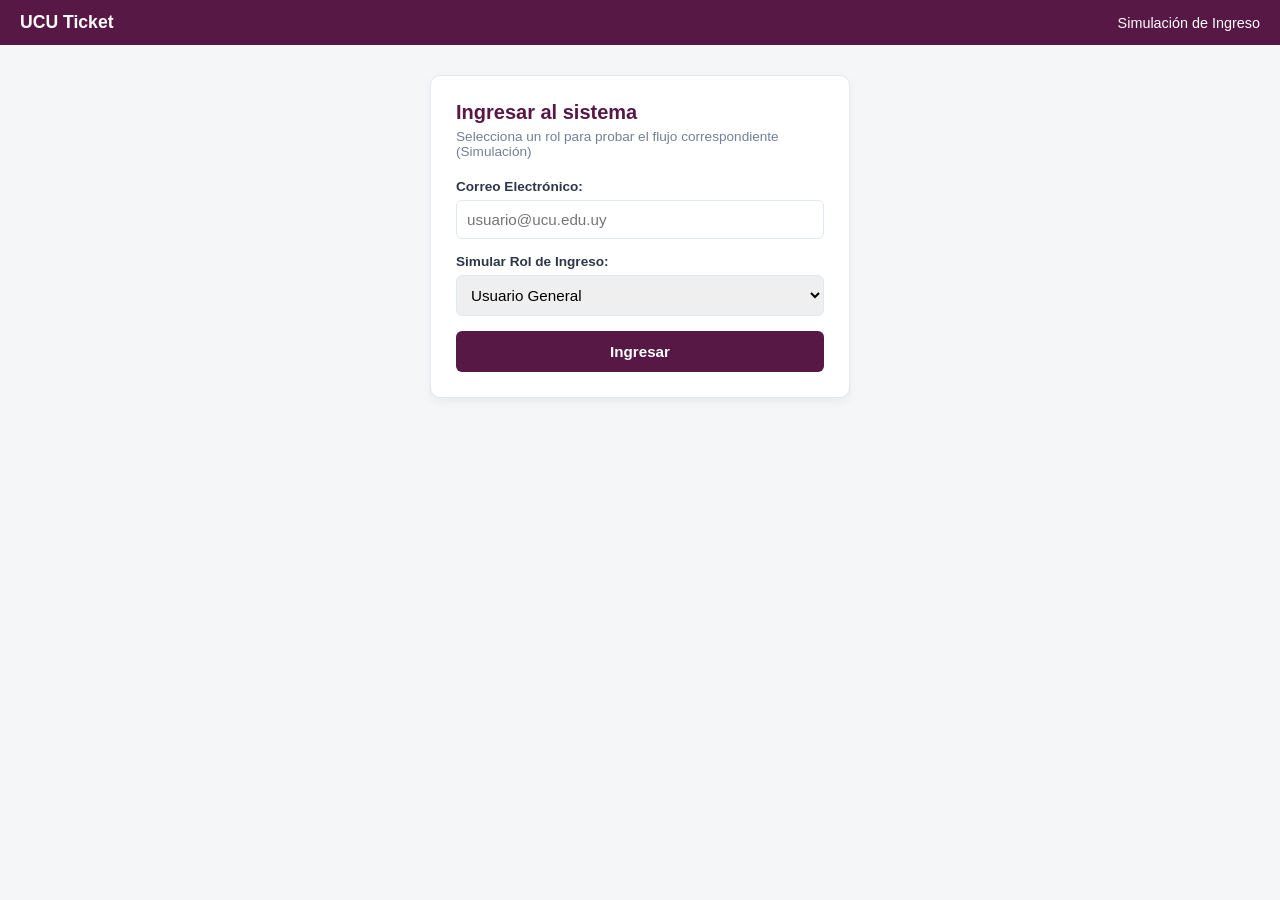
<file: index.html>
<!DOCTYPE html>
<html lang="es">
<head>
    <meta charset="UTF-8">
    <meta name="viewport" content="width=device-width, initial-scale=1.0">
    <title>UCU Ticketing - Ingreso</title>
    <link rel="stylesheet" href="style.css">
</head>

<body>
    <nav class="barraNavegacion">
        <div class="logoSistema">UCU Ticket</div>
        <div class="datosSesion">
            <span>Simulación de Ingreso</span>
        </div>
    </nav>

    <main class="contenedorPrincipal">
        <section id="pantallaAcceso" class="seccionPantalla activa">
            <div class="tarjetaContenedor">
                <h3 class="tituloTarjeta">Ingresar al sistema</h3>
                <p class="subtitulo">Selecciona un rol para probar el flujo correspondiente (Simulación)</p>
            
                <form onsubmit="simularInicioSesion(event)">
                    <div class="grupoCampo">
                        <label for="correoLogin">Correo Electrónico:</label>
                        <input type="email" id="correoLogin" required placeholder="usuario@ucu.edu.uy">
                    </div>

                    <div class="grupoCampo">
                        <label for="rolSimulado">Simular Rol de Ingreso:</label>
                        <select id="rolSimulado">
                            <option value="usuarioGeneral">Usuario General</option>
                            <option value="funcionarioValidacion">Funcionario </option>
                            <option value="administradorSede">Administrador </option>
                             <option value="usuarioAdmin">Administrador y usuario general </option>
                              <option value="usuarioFuncionario">Funcionario y usuario general </option>
                        </select>
                    </div>

                    <button type="submit" class="btnAccion btnBordeaux">Ingresar</button>
                </form>
            </div>
        </section>
    </main>

    <script>
        function simularInicioSesion(event) {
            event.preventDefault();
            const rolElegido = document.getElementById('rolSimulado').value;
            
            // Simular el redireccionamiento según el rol hacia los nuevos archivos, luego cambiar
            if (rolElegido === 'usuarioGeneral') {
                window.location.href = 'usuario.html';
            } else if (rolElegido === 'funcionarioValidacion') {
                window.location.href = 'funcionario.html';
            } else if (rolElegido === 'administradorSede') {
                window.location.href = 'administrador.html'; 
            }
            else if (rolElegido === 'usuarioAdmin') {
                window.location.href = 'usuarioAdmin.html';
            }
            else if (rolElegido === 'usuarioFuncionario') {
                window.location.href = 'usuarioFuncionario.html';
            }
        }
    </script>
</body>
</html>
</file>
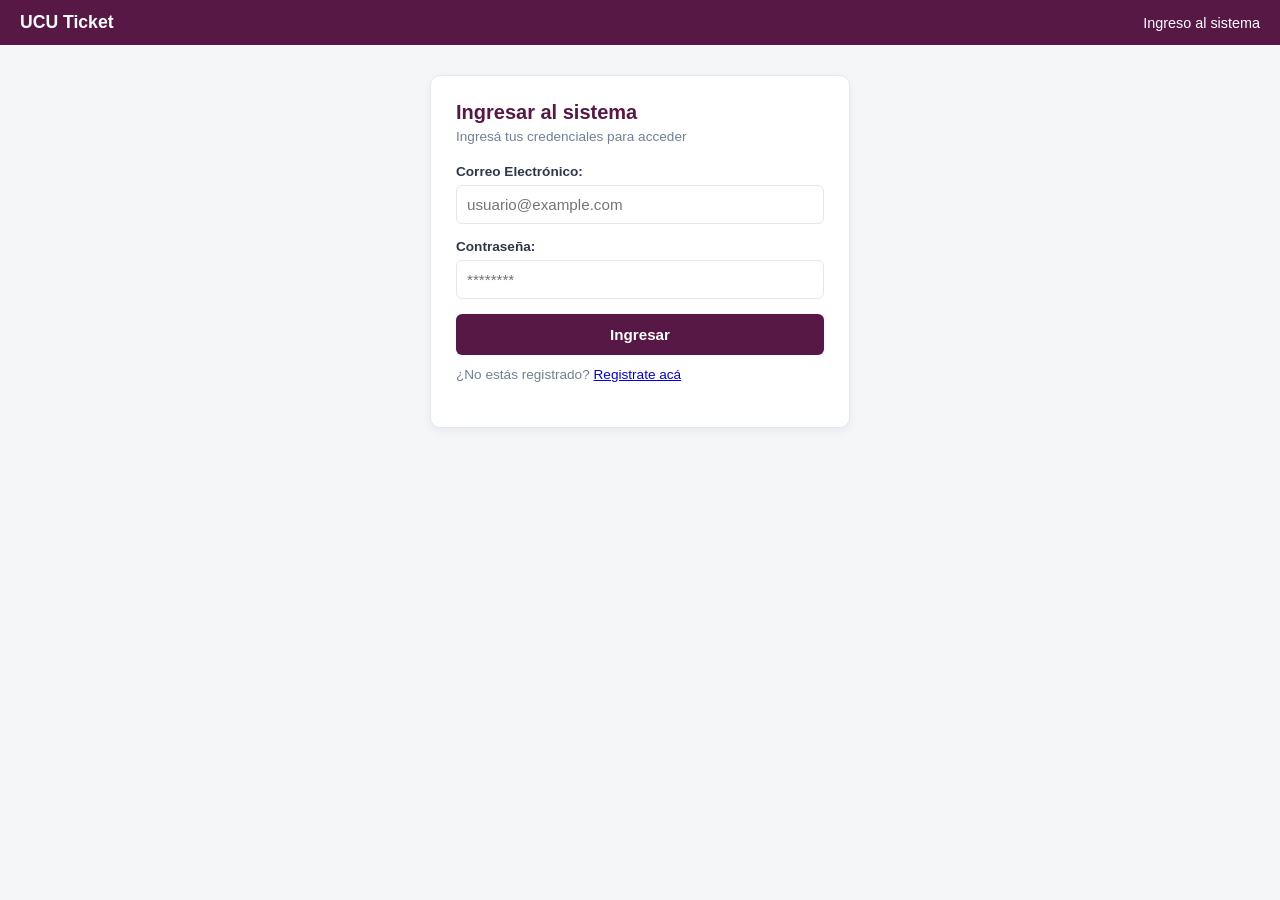
<file: frontend/index.html>
<!DOCTYPE html>
<html lang="es">
<head>
    <meta charset="UTF-8">
    <meta name="viewport" content="width=device-width, initial-scale=1.0">
    <title>UCU Ticketing - Ingreso</title>
    <link rel="stylesheet" href="style.css">
</head>

<body>
    <nav class="barraNavegacion">
        <div class="logoSistema">UCU Ticket</div>
        <div class="datosSesion">
            <span>Ingreso al sistema</span>
        </div>
    </nav>

    <main class="contenedorPrincipal">
        <section id="pantallaAcceso" class="seccionPantalla activa">
            <div class="tarjetaContenedor">
                <h3 class="tituloTarjeta">Ingresar al sistema</h3>
                <p class="subtitulo">Ingresá tus credenciales para acceder</p>
            
                <form onsubmit="iniciarSesion(event)">
                    <div class="grupoCampo">
                        <label for="correoLogin">Correo Electrónico:</label>
                        <input type="email" id="correoLogin" required placeholder="usuario@example.com">
                    </div>

                    <div class="grupoCampo">
                        <label for="contrasenaLogin">Contraseña:</label>
                        <input type="password" id="contrasenaLogin" required placeholder="********">
                    </div>

                    <div id="mensajeError" style="color: red; display: none;"></div>

                    <button type="submit" class="btnAccion btnBordeaux">Ingresar</button>
                    <div style="margin-top: 12px;">
                        <p class="subtitulo">
                            ¿No estás registrado?
                            <a href="registro.html">Registrate acá</a>
                        </p>
                    </div>
                </form>
            </div>
        </section>
    </main>
        <script src="js/api.js"></script>
        <script src="js/auth.js"></script>
    <script>
        async function iniciarSesion(event) {
            event.preventDefault();

            const mail = document.getElementById('correoLogin').value;
            const contrasena = document.getElementById('contrasenaLogin').value;
            const mensajeError = document.getElementById('mensajeError');
            mensajeError.style.display = 'none';

            try {
                const response = await fetch(`${API_URL}/usuario/login`, {
                    method: 'POST',
                    headers: {
                        'Content-Type': 'application/json'
                    },
                    body: JSON.stringify({ mail, contrasena })
                });

                if (!response.ok) {
                    const error = await response.text();
                    mensajeError.textContent = error;
                    mensajeError.style.display = 'block';
                    return;
                }

                const data = await response.json();

                // guardar token
                localStorage.setItem('token', data.token);

                // decodificar token
                const payload = parseJwt(data.token);

                // roles vienen en claim estándar
                let roles = payload["http://schemas.microsoft.com/ws/2008/06/identity/claims/role"];

                // normalizar a array
                if (!Array.isArray(roles)) {
                    roles = roles ? [roles] : [];
                }

                // flags
                const isAdmin = roles.includes("Administrador");
                const isFuncionario = roles.includes("Funcionario");
                const isUser = roles.includes("UsuarioGeneral");

                // guardar mail 
                localStorage.setItem('mail', payload["email"] || payload["sub"] || "");

                if (isAdmin && isUser) {
                    window.location.href = "usuario.html";
                }
                else if (isFuncionario && isUser) {
                    window.location.href = "usuario.html";
                }
                else if (isAdmin) {
                    window.location.href = "administrador.html";
                }
                else if (isFuncionario) {
                    window.location.href = "funcionario.html";
                }
                else {
                    window.location.href = "usuario.html";
                }

            } catch (error) {
                console.error("ERROR REAL:", error);
                mensajeError.textContent = 'Error de conexión con el servidor';
                mensajeError.style.display = 'block';
            }
        }
    </script>
</body>
</html>
</file>
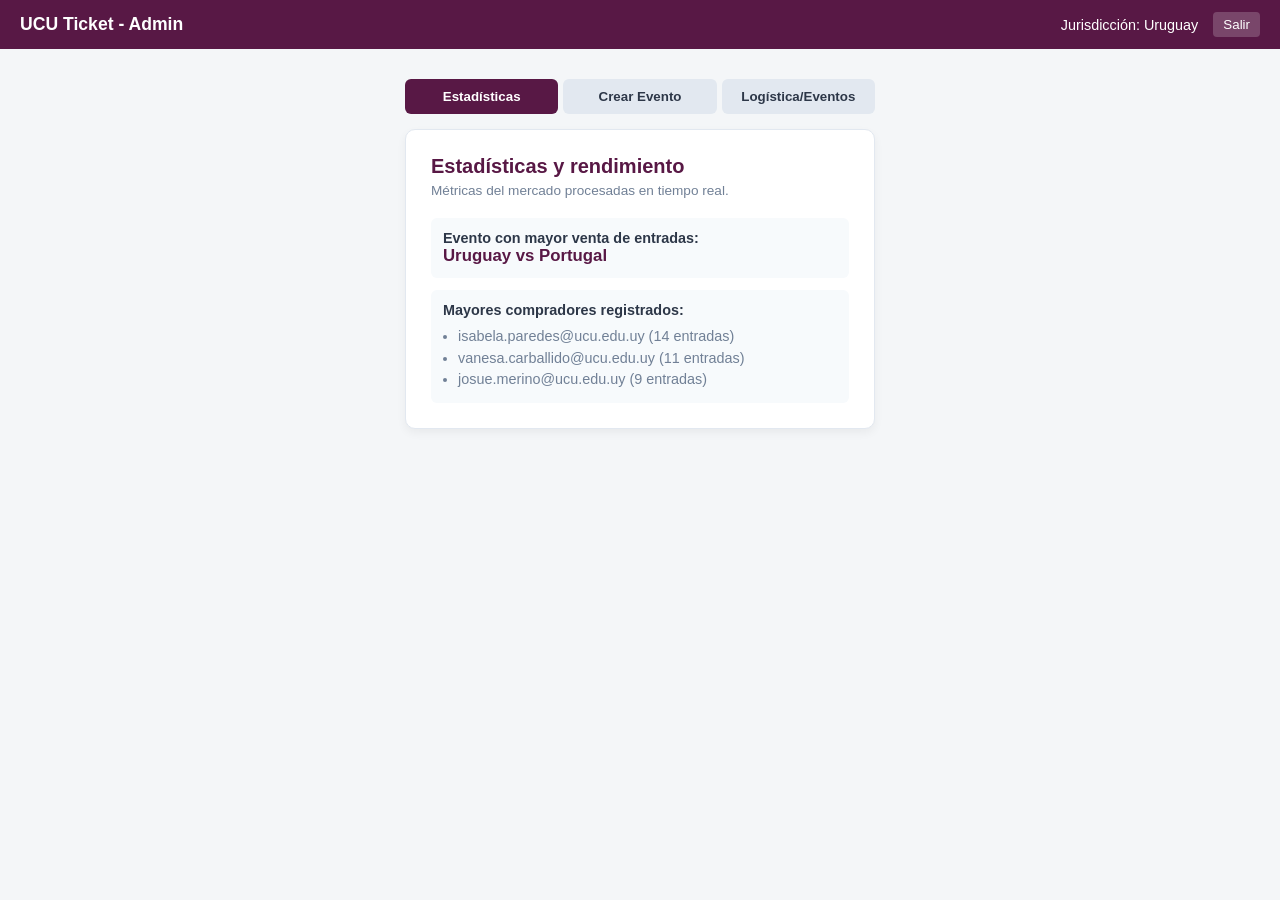
<file: administrador.html>
<!DOCTYPE html>
<html lang="es">
<head>
    <meta charset="UTF-8">
    <meta name="viewport" content="width=device-width, initial-scale=1.0">
    <title>UCU Ticket - Administración</title>
    <link rel="stylesheet" href="style.css">
</head>
<body>

    <nav class="barraNavegacion">
        <div class="logoSistema">UCU Ticket - Admin</div>
        <div class="datosSesion">
            <span>Jurisdicción: Uruguay</span>
            <button onclick="window.location.href='index.html'" class="btnCerrarSesion">Salir</button>
        </div>
    </nav>

    <main class="contenedorPrincipal" style="max-width: 500px;">
        
        <div class="pestañasInternas">
            <button onclick="cambiarAdminVista('bloqueEstadisticas')" class="btnPestaña activa" id="btnAdminEstadisticas">Estadísticas</button>
            <button onclick="cambiarAdminVista('bloqueCrear')" class="btnPestaña" id="btnAdminCrear">Crear Evento</button>
            <button onclick="cambiarAdminVista('bloqueLogistica')" class="btnPestaña" id="btnAdminLogistica">Logística/Eventos</button>
        </div>

        <div id="bloqueEstadisticas" class="subVista activa">
            <div class="tarjetaContenedor">
                <h3 class="tituloTarjeta">Estadísticas y rendimiento</h3>
                <p class="subtitulo">Métricas del mercado procesadas en tiempo real.</p>
                
                <div style="background: #f7fafc; padding: 12px; border-radius: 6px; margin-bottom: 12px; font-size: 0.9rem;">
                    <p><strong>Evento con mayor venta de entradas:</strong></p>
                    <span id="statEventoMasVendido" style="color: var(--colorBordeaux); font-weight: bold; font-size: 1.05rem;">Uruguay vs Portugal</span>
                </div>

                <div style="background: #f7fafc; padding: 12px; border-radius: 6px; font-size: 0.9rem;">
                    <p><strong>Mayores compradores registrados:</strong></p>
                    <ul id="listaMayoresCompradores" style="padding-left: 15px; margin-top: 8px; color: var(--colorGrisTexto); line-height: 1.5;">
                        <li>isabela.paredes@ucu.edu.uy (14 entradas)</li>
                        <li>vanesa.carballido@ucu.edu.uy (11 entradas)</li>
                        <li>josue.merino@ucu.edu.uy (9 entradas)</li>
                    </ul>
                </div>
            </div>
        </div>

        <div id="bloqueCrear" class="subVista">
            <div class="tarjetaContenedor">
                <h3 class="tituloTarjeta">Crear nuevo evento</h3>
                <p class="subtitulo">Asignación de infraestructura sin superposición horaria.</p>
                
                <form onsubmit="event.preventDefault(); alert('Validando disponibilidad horaria con backend...');">
                    <div class="grupoCampo">
                        <label>Nombre del Evento:</label>
                        <input type="text" placeholder="Ej: Uruguay vs Argentina" required>
                    </div>
                    <div class="grupoCampo">
                        <label>Fecha y Hora Planificada:</label>
                        <input type="datetime-local" required>
                    </div>
                    <button type="submit" class="btnAccion btnBordeaux">Dar de alta el evento</button>
                </form>
            </div>
        </div>

        <div id="bloqueLogistica" class="subVista">
            <div class="tarjetaContenedor">
                <h3 class="tituloTarjeta">Logística de eventos existentes</h3>
                <p class="subtitulo">Control de accesos y personal parametrizado.</p>

                <div class="grupoCampo">
                    <label for="selectEventoAdmin">Filtrar por estado y evento:</label>
                    <select id="selectEventoAdmin" onchange="cambiarEventoLogistica(this.value)">
                        <optgroup label="ACTUALES (En curso / Hoy)">
                            <option value="actual">Uruguay vs Portugal</option>
                        </optgroup>
                        <optgroup label="FUTUROS (Próximos programados)">
                            <option value="futuro">Uruguay vs Brasil</option>
                        </optgroup>
                        <optgroup label="PASADOS (Historial finalizado)">
                            <option value="pasado">Peñarol vs Nacional</option>
                        </optgroup>
                    </select>
                </div>

                <div style="background: #edf2f7; padding: 12px; border-radius: 6px; margin-bottom: 12px;">
                    <h4 style="font-size: 0.9rem; color: var(--colorBordeaux); margin-bottom: 5px;">Sectores habilitados</h4>
                    <div id="contenedorSectores" style="font-size: 0.8rem; margin-bottom: 10px;">
                        <span style="background:#fff; padding:3px 8px; border-radius:4px; border:1px solid #e2e8f0; display:inline-block; margin:2px;">Sector A (VIP)</span>
                        <span style="background:#fff; padding:3px 8px; border-radius:4px; border:1px solid #e2e8f0; display:inline-block; margin:2px;">Sector B (General)</span>
                    </div>
                    <button class="btnAccion btnVerde" style="padding: 5px; font-size: 0.75rem; width: auto;" onclick="alert('Configurar nuevo sector')">+ Habilitar sector</button>
                </div>

                <div style="background: #edf2f7; padding: 12px; border-radius: 6px;">
                    <h4 style="font-size: 0.9rem; color: var(--colorVerdeOliva); margin-bottom: 5px;">Personal y dispositivos asignados</h4>
                    
                    <p style="font-size:0.8rem; margin-bottom: 4px;"><strong>Lista de funcionarios:</strong> <br><span id="listaFuncionariosEventos" style="color:#4a5568; font-weight:bold;">LEG-9924, LEG-1044</span></p>
                    <p style="font-size:0.8rem; margin-bottom: 10px;"><strong>Dispositivos habilitados:</strong> <br><span id="listaDispositivosEventos" style="color:#4a5568; font-weight:bold;">Handheld-01, Handheld-02</span></p>
                    
                    <button class="btnAccion btnBordeaux" style="padding: 5px; font-size: 0.75rem;" onclick="alert('Vincular nuevo funcionario a terminal')">Asignar funcionario y terminal</button>
                </div>
            </div>
        </div>

    </main>

    <script>
        function cambiarAdminVista(idBloqueDestino) {
            const bloques = ['bloqueEstadisticas', 'bloqueCrear', 'bloqueLogistica'];
            const botones = ['btnAdminEstadisticas', 'btnAdminCrear', 'btnAdminLogistica'];
            
            bloques.forEach(b => document.getElementById(b).classList.remove('activa'));
            botones.forEach(btn => document.getElementById(btn).classList.remove('activa'));

            document.getElementById(idBloqueDestino).classList.add('activa');
            document.getElementById('btnAdmin' + idBloqueDestino.substring(6)).classList.add('activa');
        }

        // Simulación de carga de datos desde el back según estado temporal del evento
        function cambiarEventoLogistica(tipo) {
            const sectores = document.getElementById('contenedorSectores');
            const funcionarios = document.getElementById('listaFuncionariosEventos');
            const dispositivos = document.getElementById('listaDispositivosEventos');

            if(tipo === 'actual') {
                sectores.innerHTML = '<span style="background:#fff; padding:3px 8px; border-radius:4px; border:1px solid #e2e8f0; display:inline-block; margin:2px;">Sector A (VIP)</span> <span style="background:#fff; padding:3px 8px; border-radius:4px; border:1px solid #e2e8f0; display:inline-block; margin:2px;">Sector B</span>';
                funcionarios.innerText = "LEG-9924, LEG-1044";
                dispositivos.innerText = "Handheld-01, Handheld-02";
            } else if (tipo === 'futuro') {
                sectores.innerHTML = '<span style="background:#fff; padding:3px 8px; border-radius:4px; border:1px solid #e2e8f0; display:inline-block; margin:2px;">Tribuna Olímpica</span> <span style="background:#fff; padding:3px 8px; border-radius:4px; border:1px solid #e2e8f0; display:inline-block; margin:2px;">Platea América</span>';
                funcionarios.innerText = "No se han asignado funcionarios aún.";
                dispositivos.innerText = "No hay terminales vinculadas.";
            } else if (tipo === 'pasado') {
                sectores.innerHTML = '<span style="background:#fff; padding:3px 8px; border-radius:4px; border:1px solid #e2e8f0; display:inline-block; margin:2px;">Todo el Estadio</span>';
                funcionarios.innerText = "LEG-1122, LEG-8843 (Cerrados)";
                dispositivos.innerText = "Handheld-09, Handheld-12 (Desvinculados)";
            }
        }
    </script>
</body>
</html>
</file>
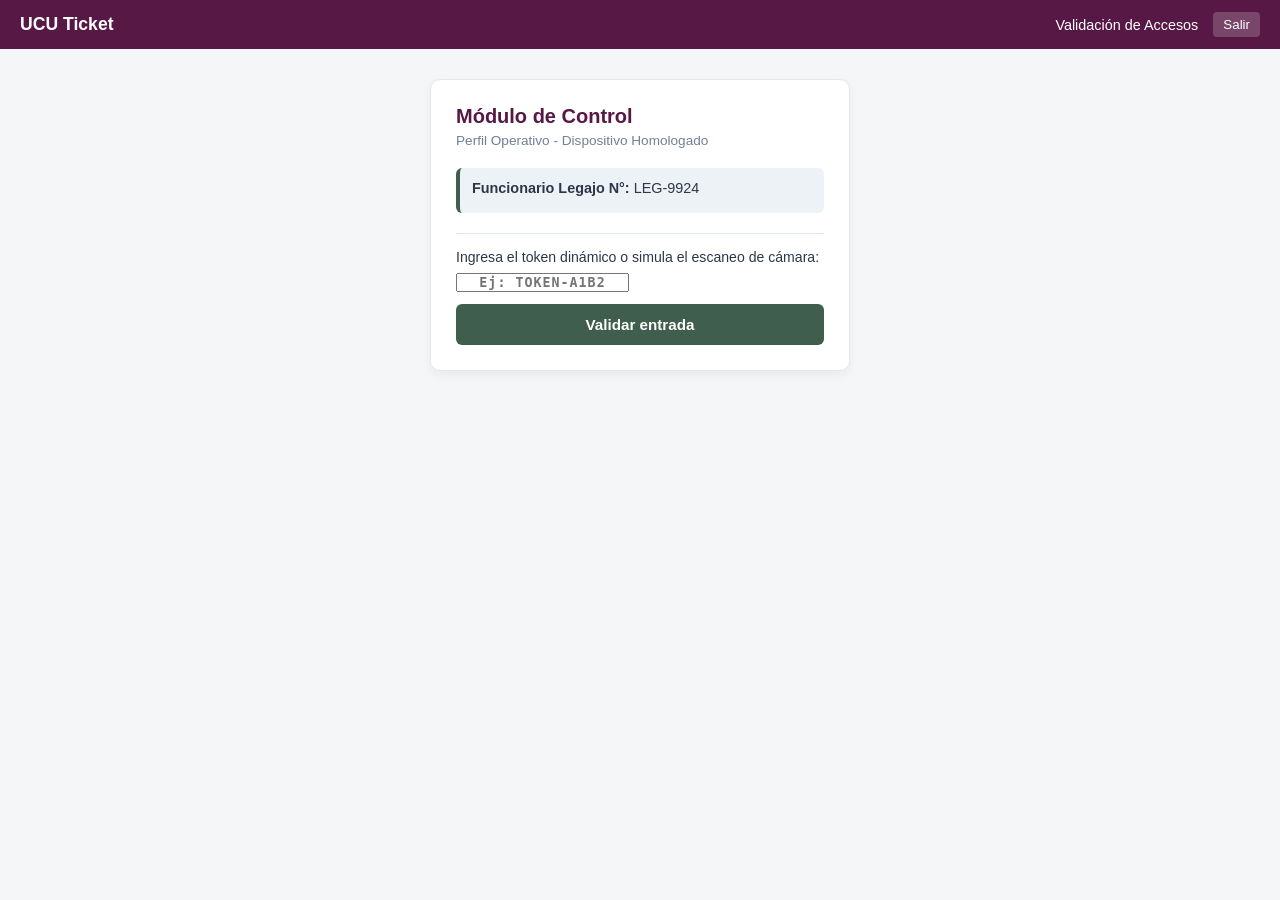
<file: funcionario.html>
<!DOCTYPE html>
<html lang="es">
<head>
    <meta charset="UTF-8">
    <meta name="viewport" content="width=device-width, initial-scale=1.0">
    <title>UCU Ticket - Operativo</title>
    <link rel="stylesheet" href="style.css">
</head>
<body>

    <nav class="barraNavegacion">
        <div class="logoSistema">UCU Ticket</div>
        <div class="datosSesion">
            <span>Validación de Accesos</span>
            <button onclick="window.location.href='index.html'" class="btnCerrarSesion">Salir</button>
        </div>
    </nav>

    <main class="contenedorPrincipal">
        <section id="pantallaFuncionarioValidacion" class="seccionPantalla activa">
            <div class="tarjetaContenedor">
                <h3 class="tituloTarjeta">Módulo de Control</h3>
                <p class="subtitulo">Perfil Operativo - Dispositivo Homologado</p>
                
                <div class="infoPerfil">
                    <p><strong>Funcionario Legajo N°:</strong> <span id="legajoFuncionario">LEG-9924</span></p>
                </div>

                <div class="bloqueEscaneo">
                    <p class="instruccion">Ingresa el token dinámico o simula el escaneo de cámara:</p>
                    <input type="text" id="tokenEscaneado" placeholder="Ej: TOKEN-A1B2" class="inputEscaneo">
                    <button onclick="simularValidacion()" class="btnAccion btnVerde">Validar entrada</button>
                </div>
            </div>
        </section>
    </main>

    <script>
        function simularValidacion() {
            const token = document.getElementById('tokenEscaneado').value;
            if(!token) return alert('Ingresa un token válido');
            alert(`Token [${token}] verificado. Estado: CONSUMIDO en BDD.`);
            document.getElementById('tokenEscaneado').value = '';
        }
    </script>
</body>
</html>
</file>
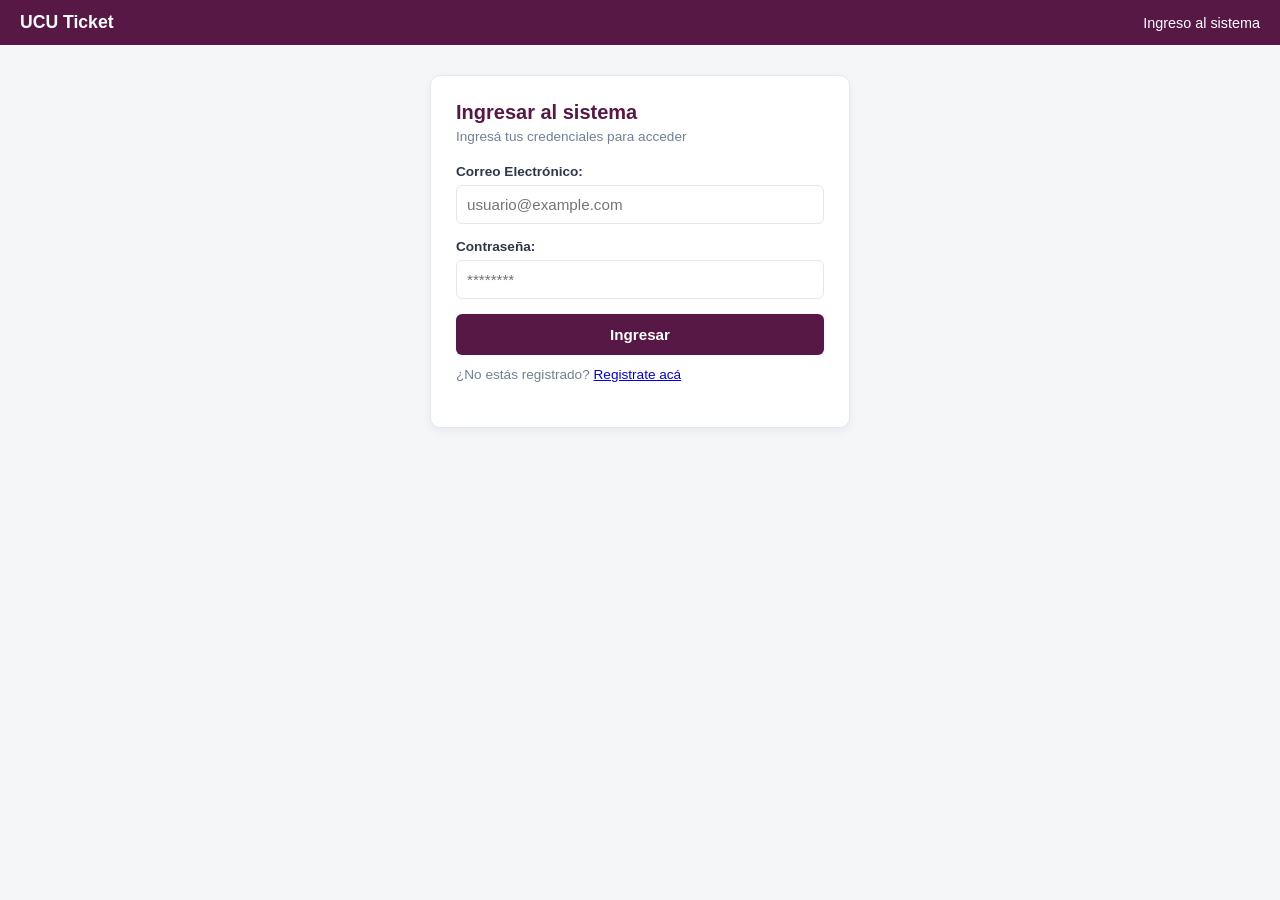
<file: frontend/administrador.html>
<!DOCTYPE html>
<html lang="es">
<head>
    <meta charset="UTF-8">
    <meta name="viewport" content="width=device-width, initial-scale=1.0">
    <title>UCU Ticket - Administración</title>
    <link rel="stylesheet" href="style.css">
</head>
<body>

    <nav class="barraNavegacion">
        <div class="logoSistema">UCU Ticket - Admin</div>
        <div class="datosSesion">

            <span id="textoUsuarioLogueado"></span>

            <select id="selectorDashboard" style="display:none;"></select>

            <button onclick="window.location.href='index.html'" class="btnCerrarSesion">
                Salir
            </button>

        </div>
    </nav>

    <main class="contenedorPrincipal" style="max-width: 500px;">
        
        <div class="pestañasInternas">
            <button onclick="cambiarAdminVista('bloqueEstadisticas')" class="btnPestaña activa" id="btnAdminEstadisticas">Estadísticas</button>
            <button onclick="cambiarAdminVista('bloqueCrear')" class="btnPestaña" id="btnAdminCrear">Crear Evento</button>
            <button onclick="cambiarAdminVista('bloqueLogistica')" class="btnPestaña" id="btnAdminLogistica">Logística/Eventos</button>
        </div>

        <div id="bloqueEstadisticas" class="subVista activa">
            <div class="tarjetaContenedor">
                <h3 class="tituloTarjeta">Estadísticas y rendimiento</h3>
                <p class="subtitulo">Métricas del mercado procesadas en tiempo real.</p>
                
                <div style="background: #f7fafc; padding: 12px; border-radius: 6px; margin-bottom: 12px; font-size: 0.9rem;">
                    <p><strong>Top 10: Eventos con mayor venta de entradas</strong></p>
                    <div id="estadisticasEventosMasVendidos" style="margin-top: 10px; color: var(--colorGrisTexto);"></div>
                </div>

                <div style="background: #f7fafc; padding: 12px; border-radius: 6px; font-size: 0.9rem;">
                    <p><strong>Top 5: Mayores compradores</strong></p>
                    <div id="estadisticasMayoresCompradores" style="margin-top: 10px; color: var(--colorGrisTexto);"></div>
                </div>
            </div>
        </div>

        <div id="bloqueCrear" class="subVista">
            <div class="tarjetaContenedor">
                <h3 class="tituloTarjeta">Crear nuevo evento</h3>
                <p class="subtitulo">Asignación de infraestructura sin superposición horaria.</p>

                <form id="formCrearEvento" onsubmit="event.preventDefault(); crearEvento();">
                    <div class="grupoCampo">
                        <label>Estadio:</label>
                        <select id="selectEstadio" required>
                            <option value="">Cargando estadios...</option>
                        </select>
                    </div>
                    <div class="grupoCampo">
                        <label>Equipo local:</label>
                        <select id="selectEquipoLocal" required>
                            <option value="">Cargando equipos...</option>
                        </select>
                    </div>
                    <div class="grupoCampo">
                        <label>Equipo visitante:</label>
                        <select id="selectEquipoVisitante" required>
                            <option value="">Cargando equipos...</option>
                        </select>
                    </div>
                    <div class="grupoCampo">
                        <label>Fecha del evento:</label>
                        <input id="inputFechaEvento" type="date" required>
                    </div>
                    <div class="grupoCampo">
                        <label>Hora del evento:</label>
                        <input id="inputHoraEvento" type="time" required>
                    </div>
                    <div id="mensajeCrearEvento" style="color: var(--colorBordeaux); margin-bottom: 8px;"></div>
                    <button type="submit" class="btnAccion btnBordeaux">Dar de alta el evento</button>
                </form>
            </div>
        </div>

        <div id="bloqueLogistica" class="subVista">
            <div class="tarjetaContenedor">
                <h3 class="tituloTarjeta">Logística de eventos existentes</h3>
                <p class="subtitulo">Control de accesos y personal parametrizado.</p>

                <div class="grupoCampo">
                    <label for="selectEventoAdmin">Seleccionar evento:</label>
                    <select id="selectEventoAdmin" onchange="cambiarEventoLogistica(this.value)">
                        <option value="">Cargando eventos futuros...</option>
                    </select>
                </div>

                <div style="background: #edf2f7; padding: 12px; border-radius: 6px; margin-bottom: 12px;">
                    <h4 style="font-size: 0.9rem; color: var(--colorBordeaux); margin-bottom: 5px;">Sectores habilitados</h4>
                    <div id="contenedorSectores" style="font-size: 0.8rem; margin-bottom: 10px;">Seleccione un evento para ver sectores habilitados.</div>

                    <form id="formHabilitarSector" onsubmit="event.preventDefault(); habilitarSector();" style="display:flex; gap: 8px; flex-wrap: wrap; align-items: flex-end;">
                        <div style="flex:1; min-width: 180px;">
                            <label>Sector a habilitar:</label>
                            <select id="selectNuevoSector" required>
                                <option value="">Seleccione un sector</option>
                            </select>
                        </div>
                        <button type="submit" class="btnAccion btnVerde" style="padding: 8px 12px;">+ Habilitar sector</button>
                    </form>
                    <div id="mensajeHabilitarSector" style="color: var(--colorBordeaux); margin-top: 8px;"></div>
                </div>

                <div style="background: #edf2f7; padding: 12px; border-radius: 6px; margin-bottom: 12px;">
                    <h4 style="font-size: 0.9rem; color: var(--colorVerdeOliva); margin-bottom: 5px;">Funcionarios asignados</h4>
                    <div id="contenedorFuncionarios" style="font-size: 0.8rem; margin-bottom: 10px;">Seleccione un evento para ver funcionarios asignados.</div>

                    <form id="formAsignarFuncionario" onsubmit="event.preventDefault(); asignarFuncionario();" style="display:flex; gap: 8px; flex-wrap: wrap; align-items: flex-end;">
                        <div style="flex:1; min-width: 180px;">
                            <label>Sector habilitado:</label>
                            <select id="selectSectorAsignar" required>
                                <option value="">Seleccione un evento primero</option>
                            </select>
                        </div>
                        <div style="flex:1; min-width: 180px;">
                            <label>Email del funcionario:</label>
                            <input id="inputMailFuncionario" type="email" placeholder="funcionario@fifa.com" required>
                        </div>
                        <button type="submit" class="btnAccion btnBordeaux" style="padding: 8px 12px;">Asignar funcionario</button>
                    </form>
                    <div id="mensajeAsignarFuncionario" style="color: var(--colorBordeaux); margin-top: 8px;"></div>
                </div>

                <div style="background: #edf2f7; padding: 12px; border-radius: 6px;">
                    <h4 style="font-size: 0.9rem; color: var(--colorBordeaux); margin-bottom: 5px;">Dispositivos habilitados</h4>
                    <div id="contenedorDispositivos" style="font-size: 0.8rem; margin-bottom: 10px;">Seleccione un evento para ver dispositivos habilitados.</div>
                </div>
            </div>
        </div>

    </main>
        <script src="js/api.js"></script>
        <script src="js/auth.js"></script>
        <script src="js/dashboardSelector.js"></script>
        <script src="js/admin/adminEstadisticas.js"></script>
        <script src="js/admin/adminEventos.js"></script>
        <script src="js/admin/adminLogistica.js"></script>
        <script src="js/admin/admin.js"></script>
        <script>
    </script>
</body>
</html>
</file>
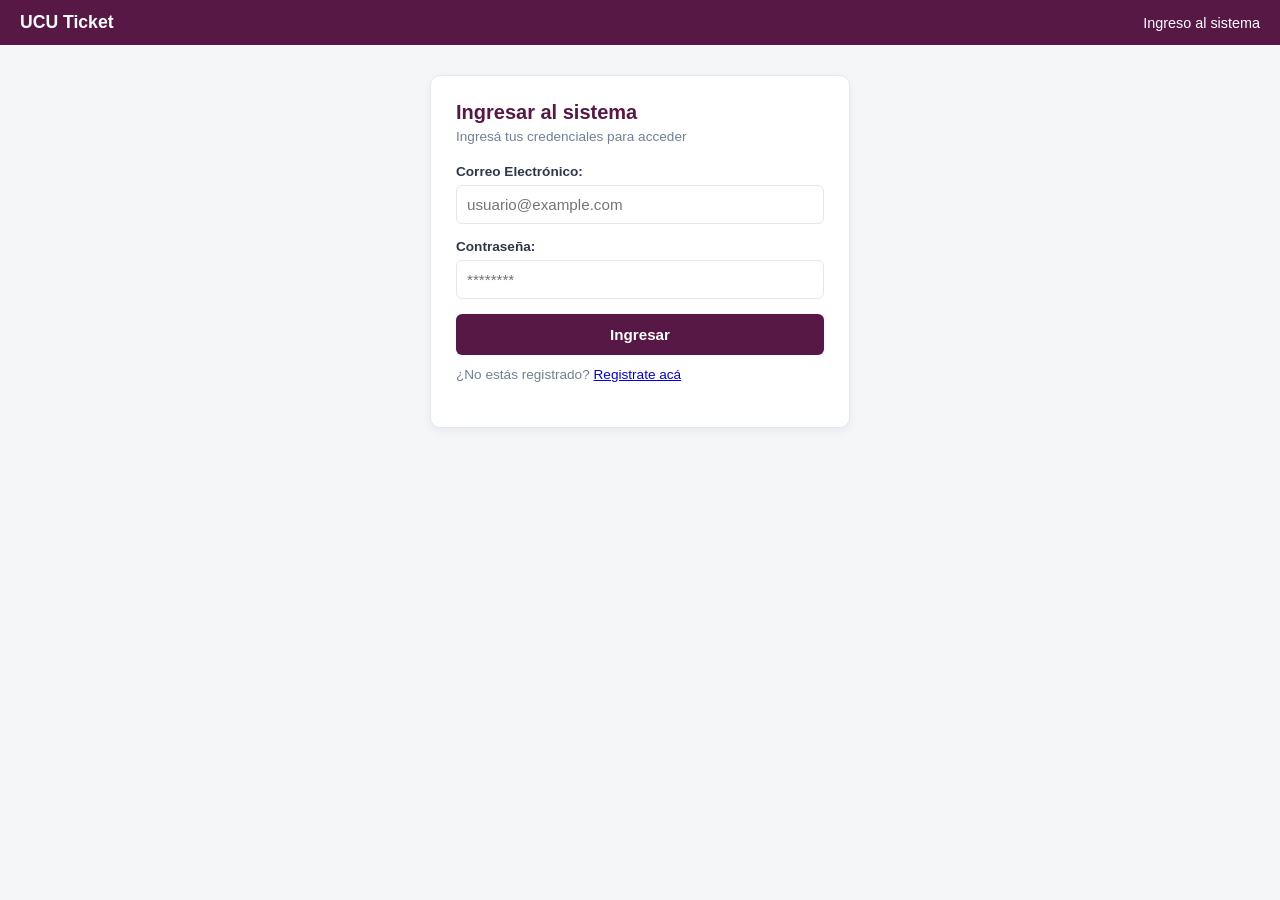
<file: frontend/funcionario.html>
<!DOCTYPE html>
<html lang="es">
<head>
    <meta charset="UTF-8">
    <meta name="viewport" content="width=device-width, initial-scale=1.0">
    <title>UCU Ticket - Operativo</title>
    <link rel="stylesheet" href="style.css">
</head>
<body>

    <nav class="barraNavegacion">
        <div class="logoSistema">UCU Ticket</div>

        <div class="datosSesion">

            <span>Validación de Accesos</span>

            <select id="selectorDashboard" style="display:none;"></select>

            <button onclick="window.location.href='index.html'" class="btnCerrarSesion">
                Salir
            </button>

        </div>
    </nav>

    <main class="contenedorPrincipal">
        <section id="pantallaFuncionarioValidacion" class="seccionPantalla activa">
            <div class="tarjetaContenedor">
                <h3 class="tituloTarjeta">Módulo de Control</h3>
                <p class="subtitulo">Perfil Operativo - Dispositivos</p>
                
                <div class="infoPerfil">
                    <p><strong>Funcionario Legajo N°:</strong> <span id="legajoFuncionario">LEG-9924</span></p>
                </div>

                <div class="listaDispositivos" id="listaDispositivos" style="margin-bottom: 16px;"></div>

                <div class="bloqueEscaneo">
                    <p class="instruccion">Ingresa el token dinámico:</p>
                    <input type="text" id="tokenEscaneado" placeholder="Ej: TOKEN-A1B2" class="inputEscaneo">
                    <button id="btnValidarEntrada" onclick="validarEntrada()" class="btnAccion btnVerde">Validar entrada</button>
                    <div id="mensajeValidacion" style="margin-top: 10px; font-size:0.95rem;"></div>
                </div>
            </div>
        </section>
    </main>
    <script src="js/api.js"></script>
    <script src="js/auth.js"></script>
    <script src="js/dashboardSelector.js"></script>
    <script src="js/funcionario/funcionarioApi.js"></script>
    <script src="js/funcionario/funcionarioUI.js"></script>
    <script src="js/funcionario/funcionarioValidacion.js"></script>
    <script src="js/funcionario/funcionario.js"></script>
</body>
</html>
</file>
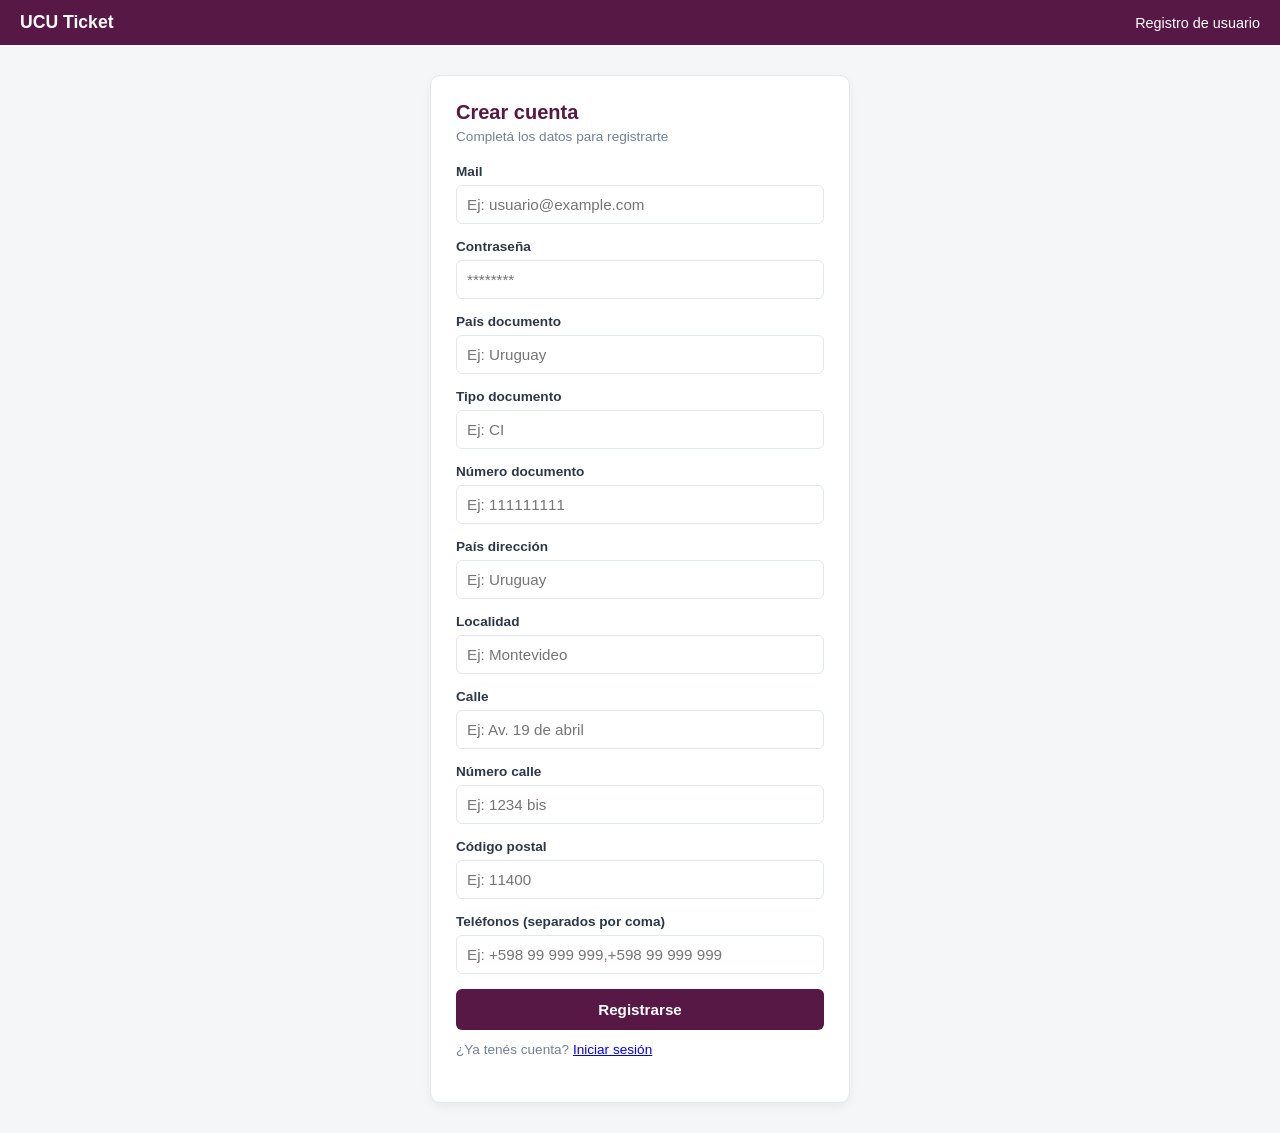
<file: frontend/registro.html>
<!DOCTYPE html>
<html lang="es">
<head>
    <meta charset="UTF-8">
    <meta name="viewport" content="width=device-width, initial-scale=1.0">
    <title>UCU Ticketing - Registro</title>
    <link rel="stylesheet" href="style.css">
</head>

<body>
    <nav class="barraNavegacion">
        <div class="logoSistema">UCU Ticket</div>
        <div class="datosSesion">
            <span>Registro de usuario</span>
        </div>
    </nav>

    <main class="contenedorPrincipal">

        <section class="seccionPantalla activa">
            <div class="tarjetaContenedor">
                <h3 class="tituloTarjeta">Crear cuenta</h3>
                <p class="subtitulo">Completá los datos para registrarte</p>

                <form onsubmit="registrarUsuario(event)">

                    <div class="grupoCampo">
                        <label>Mail</label>
                        <input type="email" id="mail" required placeholder="Ej: usuario@example.com">
                    </div>

                    <div class="grupoCampo">
                        <label>Contraseña</label>
                        <input type="password" id="contrasena" required placeholder="********">
                    </div>

                    <div class="grupoCampo">
                        <label>País documento</label>
                        <input type="text" id="paisDocumento" required placeholder="Ej: Uruguay">
                    </div>

                    <div class="grupoCampo">
                        <label>Tipo documento</label>
                        <input type="text" id="tipoDocumento" required placeholder="Ej: CI">
                    </div>

                    <div class="grupoCampo">
                        <label>Número documento</label>
                        <input type="text" id="numeroDocumento" required placeholder="Ej: 111111111">
                    </div>

                    <div class="grupoCampo">
                        <label>País dirección</label>
                        <input type="text" id="paisDireccion" required placeholder="Ej: Uruguay">
                    </div>

                    <div class="grupoCampo">
                        <label>Localidad</label>
                        <input type="text" id="localidad" required placeholder="Ej: Montevideo">
                    </div>

                    <div class="grupoCampo">
                        <label>Calle</label>
                        <input type="text" id="calle" required placeholder="Ej: Av. 19 de abril">
                    </div>

                    <div class="grupoCampo">
                        <label>Número calle</label>
                        <input type="text" id="numeroCalle" required placeholder="Ej: 1234 bis">
                    </div>

                    <div class="grupoCampo">
                        <label>Código postal</label>
                        <input type="text" id="codigoPostal" required placeholder="Ej: 11400">
                    </div>

                    <div class="grupoCampo">
                        <label>Teléfonos (separados por coma)</label>
                        <input type="text" id="telefonos" placeholder="Ej: +598 99 999 999,+598 99 999 999">
                    </div>

                    <div id="mensajeError" style="color:red; display:none;"></div>
                    <div id="mensajeExito" style="color:green; display:none; margin-top:10px;"></div>

                    <button type="submit" class="btnAccion btnBordeaux">
                        Registrarse
                    </button>
                </form>
                <div style="margin-top: 12px;"></div>
                    <p class="subtitulo">
                        ¿Ya tenés cuenta?
                        <a href="index.html">Iniciar sesión</a>
                    </p>
                </div>
            </div>
        </section>

    </main>
    <script src="js/api.js"></script>
    <script src="js/auth.js"></script>
    <script>
        async function registrarUsuario(event) {
            event.preventDefault();

            const mensajeError = document.getElementById('mensajeError');
            const mensajeExito = document.getElementById('mensajeExito');

            mensajeError.style.display = 'none';
            mensajeExito.style.display = 'none';

            const telefonosInput = document.getElementById('telefonos').value;

            const data = {
                mail: document.getElementById('mail').value,
                contrasena: document.getElementById('contrasena').value,
                paisDocumento: document.getElementById('paisDocumento').value,
                tipoDocumento: document.getElementById('tipoDocumento').value,
                numeroDocumento: document.getElementById('numeroDocumento').value,
                paisDireccion: document.getElementById('paisDireccion').value,
                localidad: document.getElementById('localidad').value,
                calle: document.getElementById('calle').value,
                numeroCalle: document.getElementById('numeroCalle').value,
                codigoPostal: document.getElementById('codigoPostal').value,
                telefonos: telefonosInput
                    ? telefonosInput.split(',').map(t => t.trim())
                    : []
            };

            try {
                const response = await fetch(`${API_URL}/usuario/registro/usuario-general`, {
                    method: 'POST',
                    headers: {
                        'Content-Type': 'application/json'
                    },
                    body: JSON.stringify(data)
                });

                if (!response.ok) {
                    const error = await response.text();
                    mensajeError.textContent = error;
                    mensajeError.style.display = 'block';
                    return;
                }

                mensajeExito.textContent = "Usuario registrado correctamente. Redirigiendo al login...";
                mensajeExito.style.display = 'block';

                setTimeout(() => {
                    window.location.href = "index.html";
                }, 2000);

            } catch (error) {
                console.error(error);
                mensajeError.textContent = "Error de conexión con el servidor";
                mensajeError.style.display = 'block';
            }
        }
    </script>

</body>
</html>
</file>
<file: style.css>
/*  Colores generales */
:root {
    --colorBordeaux: #581845;
    --colorVerdeOliva: #3f5e4d;
    --colorGrisFondo: #f4f6f8;
    --colorGrisTexto: #718096;
    --colorTextoPrincipal: #2d3748;
    --colorBlancoMarmol: #ffffff;
    --bordeSuave: #e2e8f0;
}

* {
    margin: 0;
    padding: 0;
    box-sizing: border-box;
    font-family: Arial, sans-serif;
}

body {
    background-color: var(--colorGrisFondo);
    color: var(--colorTextoPrincipal);
}

/* Barra de navegación */
.barraNavegacion {
    background-color: var(--colorBordeaux);
    color: var(--colorBlancoMarmol);
    display: flex;
    justify-content: space-between;
    align-items: center;
    padding: 12px 20px;
    font-size: 0.9rem;
}

.logoSistema {
    font-weight: bold;
    font-size: 1.1rem;
}

.datosSesion {
    display: flex;
    align-items: center;
    gap: 15px;
}

.btnCerrarSesion {
    background-color: rgba(255,255,255,0.2);
    border: none;
    color: white;
    padding: 5px 10px;
    border-radius: 4px;
    cursor: pointer;
}

/* Contenedor principal */
.contenedorPrincipal {
    max-width: 450px;
    margin: 30px auto;
    padding: 0 15px;
}

/* Visibilidad de las secciones */
.seccionPantalla {
    display: none;
}

.seccionPantalla.activa {
    display: block;
}

/* Estilo de las tarjetas */
.tarjetaContenedor {
    background-color: var(--colorBlancoMarmol);
    padding: 25px;
    border-radius: 10px;
    box-shadow: 0 4px 10px rgba(0,0,0,0.05);
    border: 1px solid var(--bordeSuave);
}

.tituloTarjeta {
    color: var(--colorBordeaux);
    font-size: 1.25rem;
    margin-bottom: 5px;
}

.subtitulo {
    color: var(--colorGrisTexto);
    font-size: 0.85rem;
    margin-bottom: 20px;
}

/* Campos de formulario */
.grupoCampo {
    margin-bottom: 15px;
}

.grupoCampo label {
    display: block;
    margin-bottom: 6px;
    font-weight: bold;
    font-size: 0.85rem;
}

.grupoCampo input, .grupoCampo select {
    width: 100%;
    padding: 10px;
    border: 1px solid var(--bordeSuave);
    border-radius: 6px;
    font-size: 0.95rem;
}

.pestañasInternas {
    display: flex;
    gap: 5px;
    margin-bottom: 15px;
}

.btnPestaña {
    flex: 1;
    background-color: #e2e8f0;
    border: none;
    padding: 10px;
    cursor: pointer;
    font-weight: bold;
    border-radius: 6px;
    color: var(--colorTextoPrincipal);
}

.btnPestaña.activa {
    background-color: var(--colorBordeaux);
    color: white;
}

.subVista {
    display: none;
}

.subVista.activa {
    display: block;
}

.infoPerfil {
    background-color: #edf2f7;
    padding: 12px;
    border-radius: 6px;
    margin-bottom: 20px;
    font-size: 0.9rem;
    border-left: 4px solid var(--colorVerdeOliva);
}

.infoPerfil p {
    margin-bottom: 5px;
}

/* Sección QR */
.contenedorQr {
    text-align: center;
    background-color: #f7fafc;
    padding: 15px;
    border-radius: 8px;
    margin: 15px 0;
    border: 1px dashed var(--bordeSuave);
}

.recuadroQr {
    width: 120px;
    height: 120px;
    margin: 0 auto 10px auto;
    background-color: white;
    border: 2px solid var(--colorTextoPrincipal);
    display: flex;
    align-items: center;
    justify-content: center;
    font-family: monospace;
    font-weight: bold;
}

.textoAlerta {
    color: #e53e3e;
    font-weight: bold;
    font-size: 0.8rem;
}

.bloqueEscaneo {
    margin-top: 15px;
    border-top: 1px solid var(--bordeSuave);
    padding-top: 15px;
}

.instruccion {
    font-size: 0.88rem;
    margin-bottom: 8px;
}

.inputEscaneo {
    text-align: center;
    font-family: monospace;
    font-weight: bold;
    letter-spacing: 1px;
    margin-bottom: 12px !important;
}

/* Botones */
.btnAccion {
    width: 100%;
    padding: 12px;
    border: none;
    border-radius: 6px;
    color: var(--colorBlancoMarmol);
    font-weight: bold;
    font-size: 0.95rem;
    cursor: pointer;
}

.btnBordeaux { background-color: var(--colorBordeaux); }
.btnVerde { background-color: var(--colorVerdeOliva); }
</file>
<file: frontend/style.css>
/*  Colores generales */
:root {
    --colorBordeaux: #581845;
    --colorVerdeOliva: #3f5e4d;
    --colorGrisFondo: #f4f6f8;
    --colorGrisTexto: #718096;
    --colorTextoPrincipal: #2d3748;
    --colorBlancoMarmol: #ffffff;
    --bordeSuave: #e2e8f0;
}

* {
    margin: 0;
    padding: 0;
    box-sizing: border-box;
    font-family: Arial, sans-serif;
}

body {
    background-color: var(--colorGrisFondo);
    color: var(--colorTextoPrincipal);
}

/* Barra de navegación */
.barraNavegacion {
    background-color: var(--colorBordeaux);
    color: var(--colorBlancoMarmol);
    display: flex;
    justify-content: space-between;
    align-items: center;
    padding: 12px 20px;
    font-size: 0.9rem;
}

.logoSistema {
    font-weight: bold;
    font-size: 1.1rem;
}

.datosSesion {
    display: flex;
    align-items: center;
    gap: 15px;
}

.btnCerrarSesion {
    background-color: rgba(255,255,255,0.2);
    border: none;
    color: white;
    padding: 5px 10px;
    border-radius: 4px;
    cursor: pointer;
}

/* Contenedor principal */
.contenedorPrincipal {
    max-width: 450px;
    margin: 30px auto;
    padding: 0 15px;
}

/* Visibilidad de las secciones */
.seccionPantalla {
    display: none;
}

.seccionPantalla.activa {
    display: block;
}

/* Estilo de las tarjetas */
.tarjetaContenedor {
    background-color: var(--colorBlancoMarmol);
    padding: 25px;
    border-radius: 10px;
    box-shadow: 0 4px 10px rgba(0,0,0,0.05);
    border: 1px solid var(--bordeSuave);
}

.tituloTarjeta {
    color: var(--colorBordeaux);
    font-size: 1.25rem;
    margin-bottom: 5px;
}

.subtitulo {
    color: var(--colorGrisTexto);
    font-size: 0.85rem;
    margin-bottom: 20px;
}

/* Campos de formulario */
.grupoCampo {
    margin-bottom: 15px;
}

.grupoCampo label {
    display: block;
    margin-bottom: 6px;
    font-weight: bold;
    font-size: 0.85rem;
}

.grupoCampo input, .grupoCampo select {
    width: 100%;
    padding: 10px;
    border: 1px solid var(--bordeSuave);
    border-radius: 6px;
    font-size: 0.95rem;
}

.pestañasInternas {
    display: flex;
    gap: 5px;
    margin-bottom: 15px;
}

.btnPestaña {
    flex: 1;
    background-color: #e2e8f0;
    border: none;
    padding: 10px;
    cursor: pointer;
    font-weight: bold;
    border-radius: 6px;
    color: var(--colorTextoPrincipal);
}

.btnPestaña.activa {
    background-color: var(--colorBordeaux);
    color: white;
}

.subVista {
    display: none;
}

.subVista.activa {
    display: block;
}

.infoPerfil {
    background-color: #edf2f7;
    padding: 12px;
    border-radius: 6px;
    margin-bottom: 20px;
    font-size: 0.9rem;
    border-left: 4px solid var(--colorVerdeOliva);
}

.infoPerfil p {
    margin-bottom: 5px;
}

/* Sección QR */
.contenedorQr {
    text-align: center;
    background-color: #f7fafc;
    padding: 15px;
    border-radius: 8px;
    margin: 15px 0;
    border: 1px dashed var(--bordeSuave);
}

.recuadroQr {
    width: 120px;
    height: 120px;
    margin: 0 auto 10px auto;
    background-color: white;
    border: 2px solid var(--colorTextoPrincipal);
    display: flex;
    align-items: center;
    justify-content: center;
    font-family: monospace;
    font-weight: bold;
}

.textoAlerta {
    color: #e53e3e;
    font-weight: bold;
    font-size: 0.8rem;
}

.bloqueEscaneo {
    margin-top: 15px;
    border-top: 1px solid var(--bordeSuave);
    padding-top: 15px;
}

.instruccion {
    font-size: 0.88rem;
    margin-bottom: 8px;
}

.inputEscaneo {
    text-align: center;
    font-family: monospace;
    font-weight: bold;
    letter-spacing: 1px;
    margin-bottom: 12px !important;
}

/* Botones */
.btnAccion {
    width: 100%;
    padding: 12px;
    border: none;
    border-radius: 6px;
    color: var(--colorBlancoMarmol);
    font-weight: bold;
    font-size: 0.95rem;
    cursor: pointer;
}

.btnBordeaux { background-color: var(--colorBordeaux); }
.btnVerde { background-color: var(--colorVerdeOliva); }

#selectorDashboard {
    margin-left: 12px;
    padding: 6px 10px;
    border-radius: 6px;
    border: 1px solid #ccc;
    background: white;
    font-size: 0.9rem;
    cursor: pointer;
}

#selectorDashboard:hover {
    border-color: var(--colorBordeaux);
}

#selectorDashboard:focus {
    outline: none;
    border-color: var(--colorBordeaux);
}


.tablaEstadisticas {
    width: 100%;
    border-collapse: collapse;
    margin-top: 15px;
    background: white;
    border-radius: 10px;
    overflow: hidden;
    box-shadow: 0 3px 10px rgba(0,0,0,0.08);
}

.tablaEstadisticas thead {
    background-color: var(--colorBordeaux);
    color: white;
}

.tablaEstadisticas th {
    padding: 14px;
    text-align: left;
    font-weight: 600;
    font-size: 0.95rem;
}

.tablaEstadisticas td {
    padding: 12px 14px;
    border-bottom: 1px solid #e5e5e5;
    font-size: 0.9rem;
}

.tablaEstadisticas tbody tr:nth-child(even) {
    background-color: #f8f8f8;
}

.tablaEstadisticas tbody tr:last-child td {
    border-bottom: none;
}

.tablaEstadisticas {
    width:80%;
    margin:20px auto;
    border-collapse: collapse;
    margin-top: 15px;
    background: white;
    border-radius: 10px;
    overflow: hidden;
    box-shadow: 0 3px 10px rgba(0,0,0,0.08);
}

.tablaEstadisticas thead {
    background-color: var(--colorBordeaux);
    color: white;
}

.tablaEstadisticas th {
    padding: 14px;
    text-align: left;
    font-weight: 600;
    font-size: 0.95rem;
}

.tablaEstadisticas td {
    padding: 12px 12px;
    border-bottom: 1px solid #e5e5e5;
    font-size: 0.9rem;
}

.tablaEstadisticas tbody tr:nth-child(even) {
    background-color: #f8f8f8;
}

.tablaEstadisticas tbody tr:hover {
    background-color: #f1f1f1;
}

.tablaEstadisticas tbody tr:last-child td {
    border-bottom: none;
}

.contenedorTabla{
    display:flex;
    justify-content:center;
}
</file>
